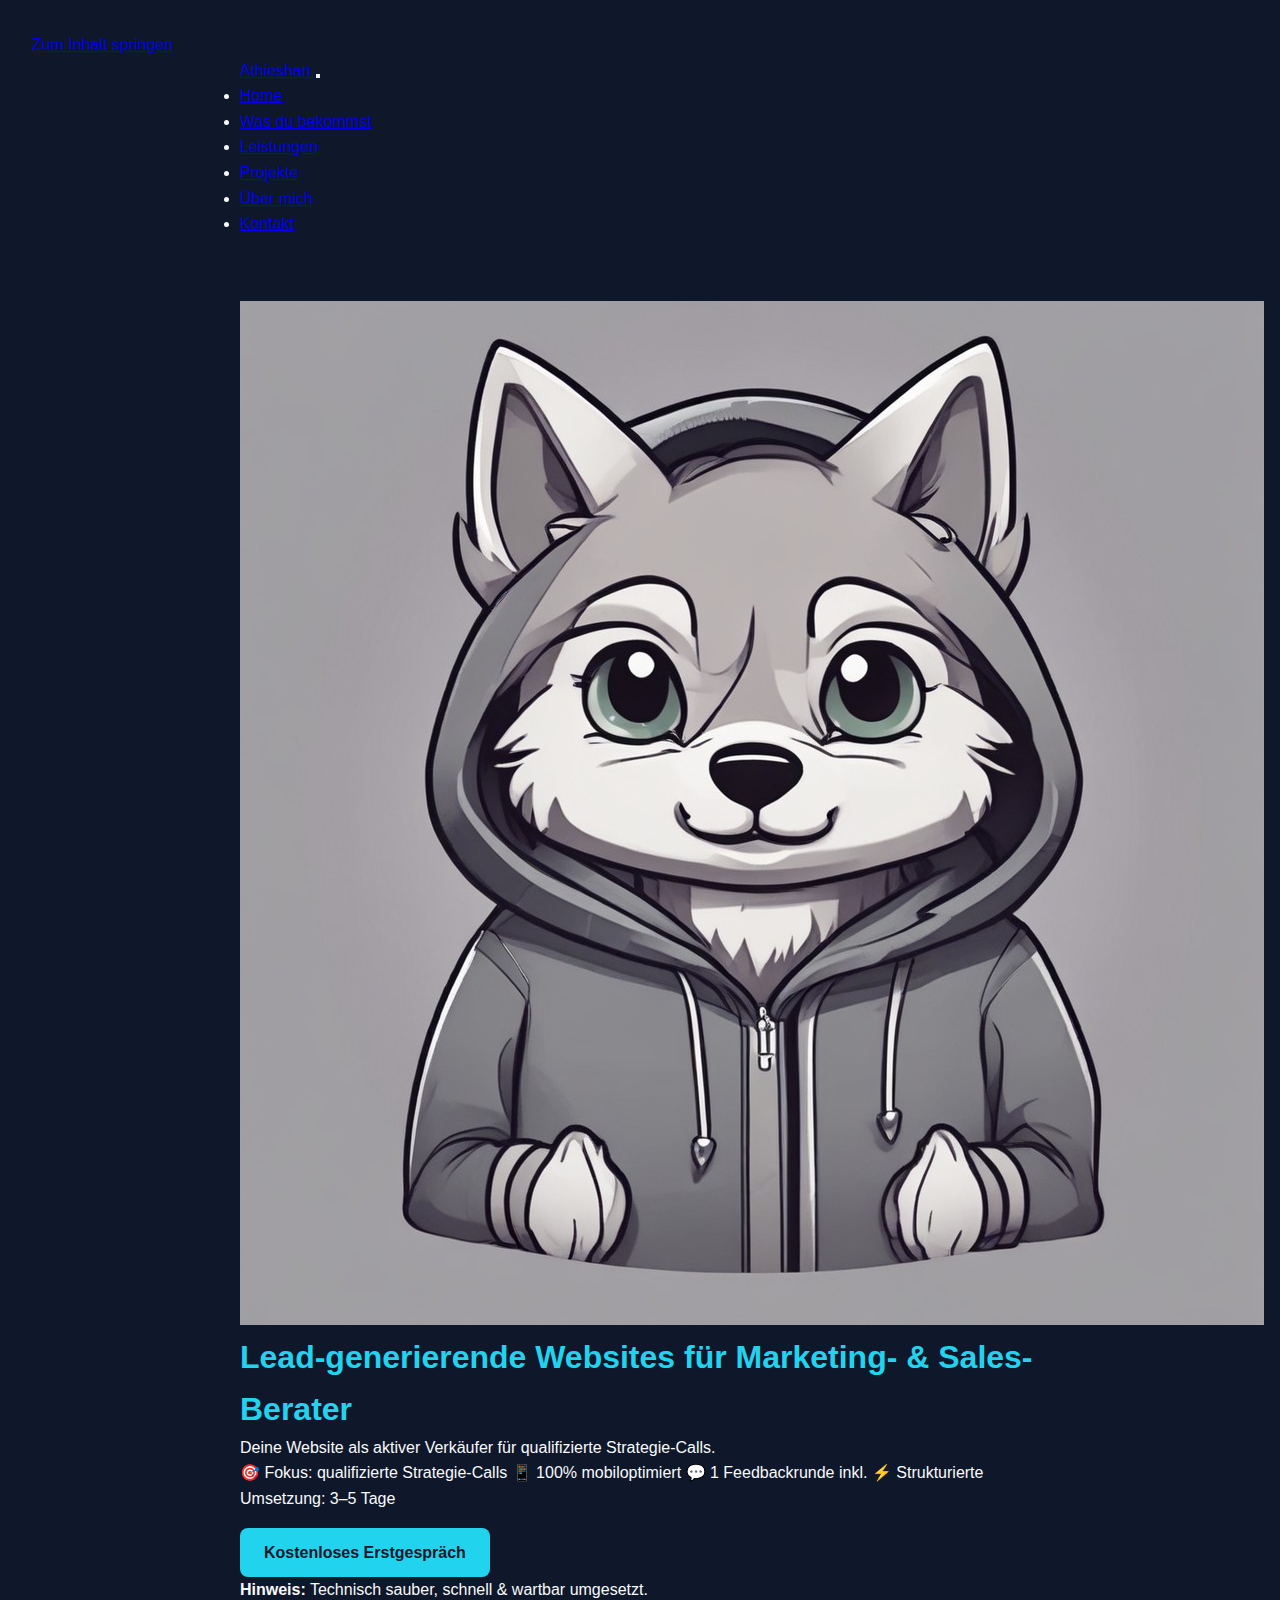
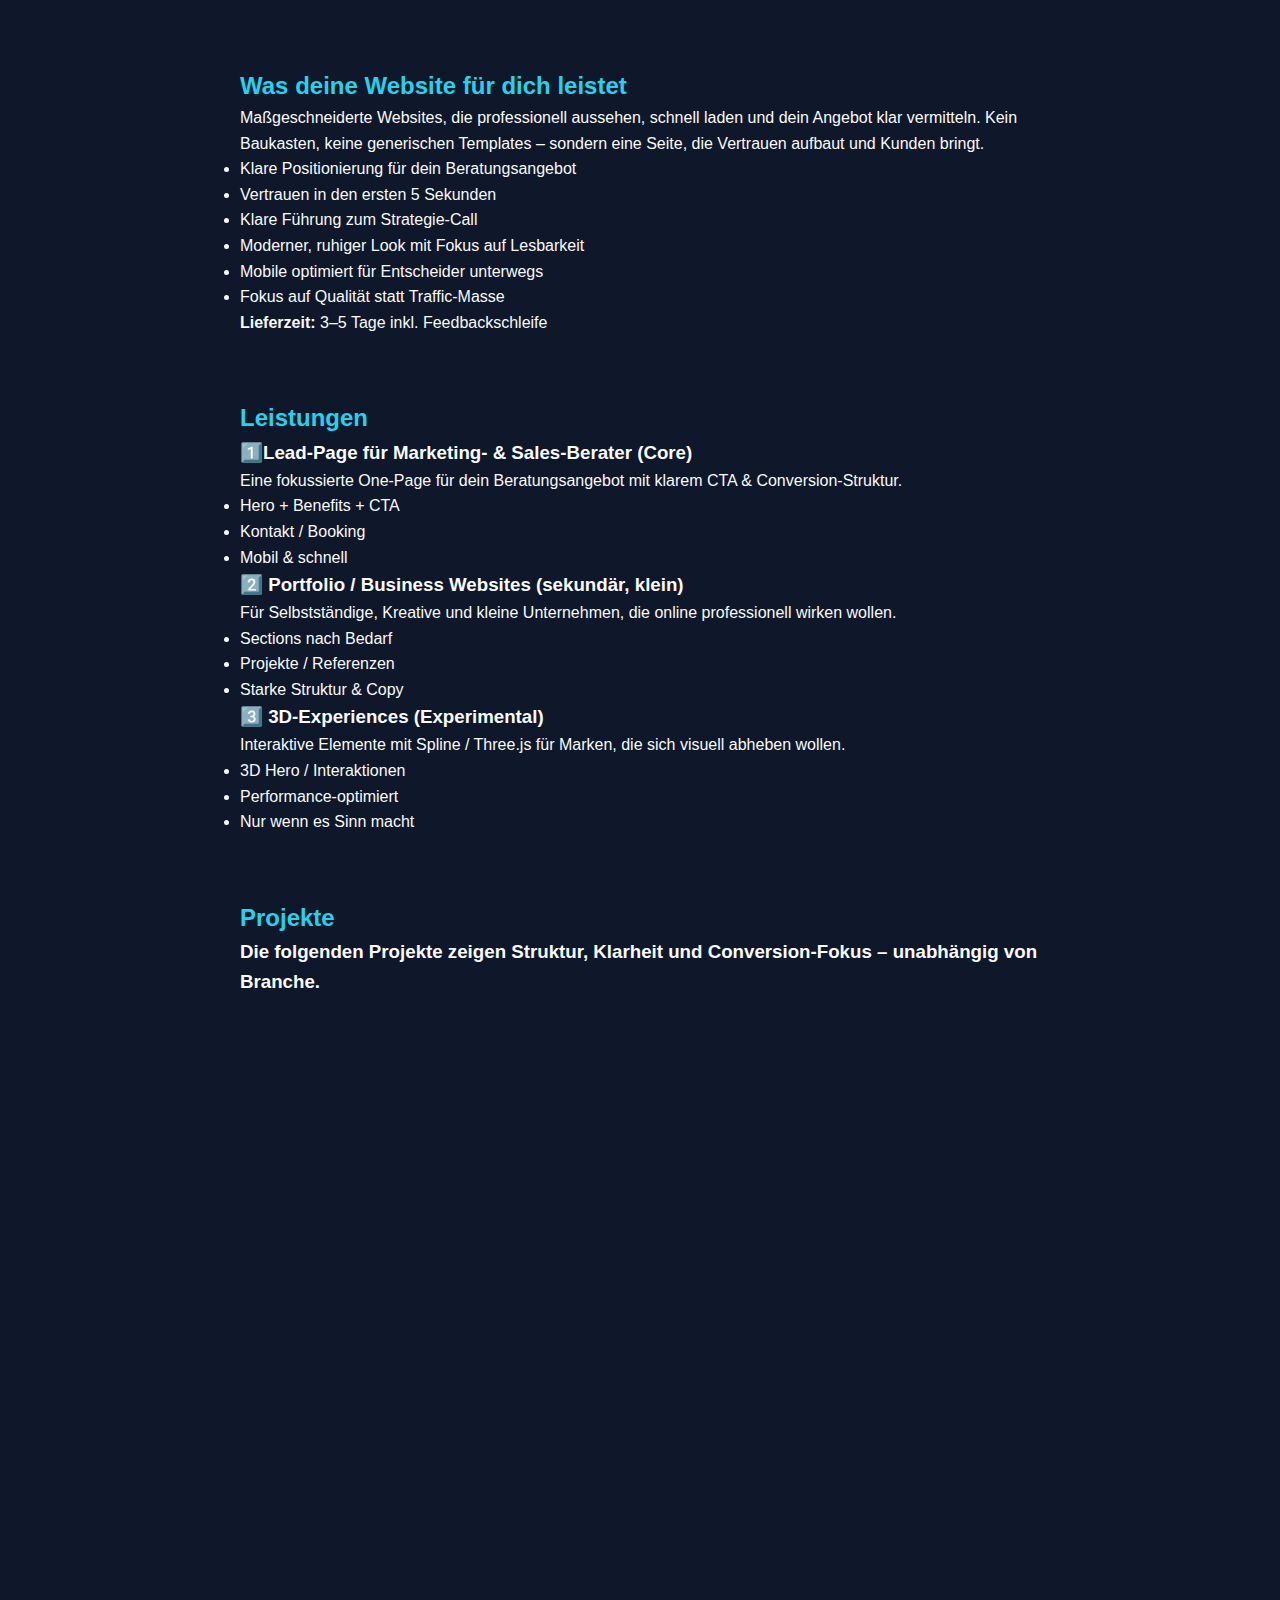
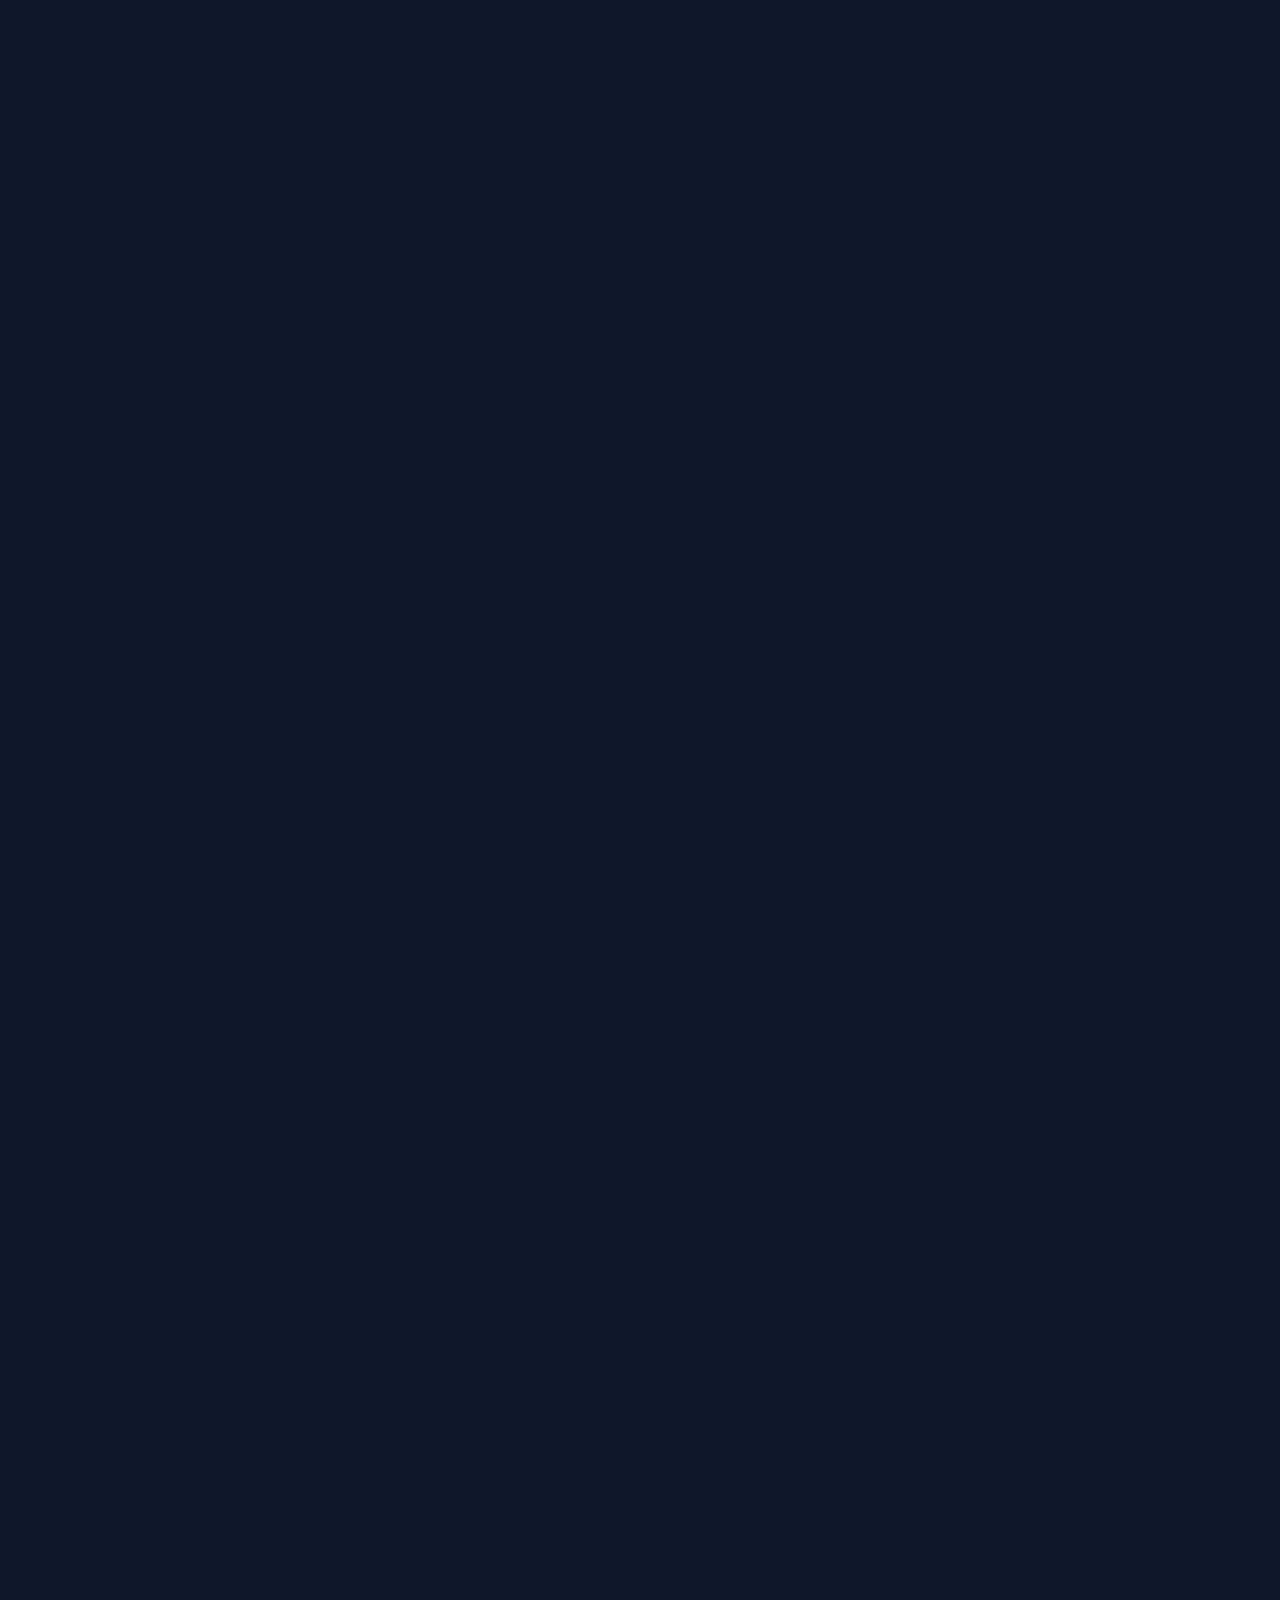
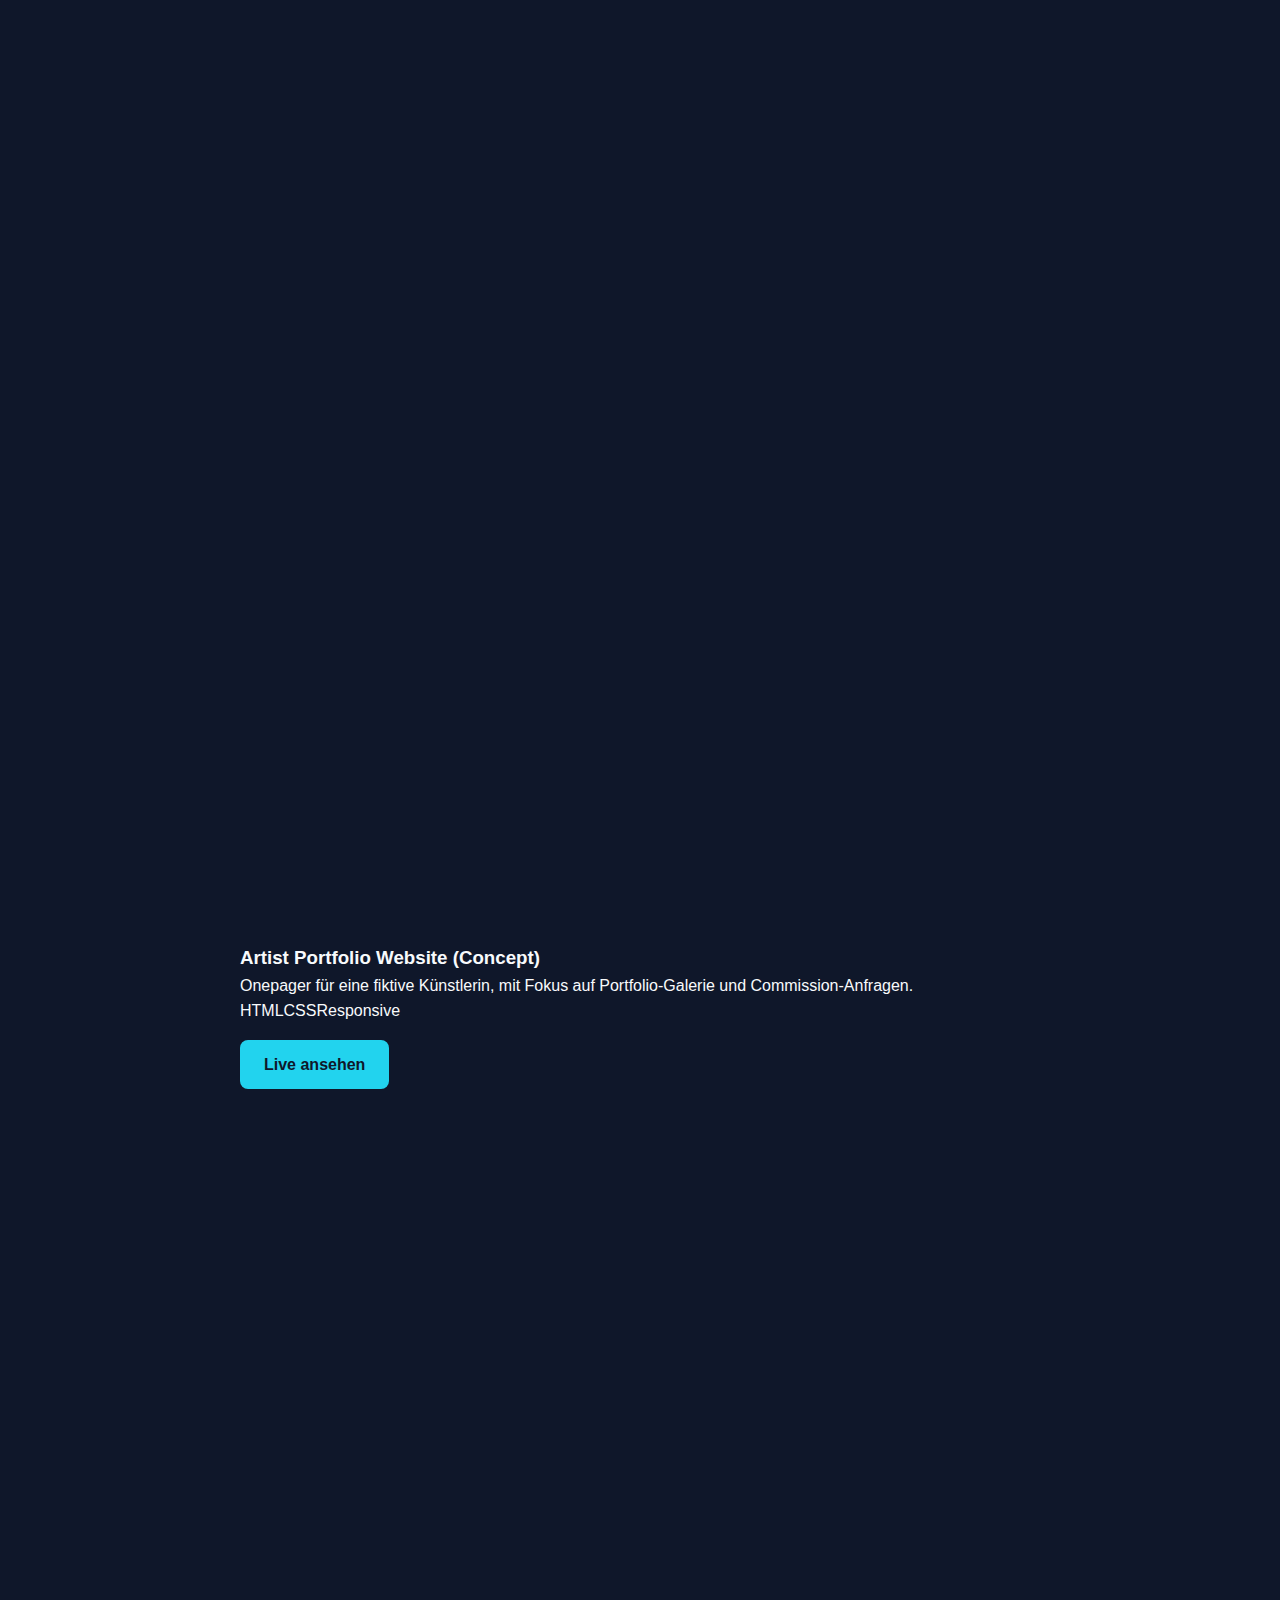
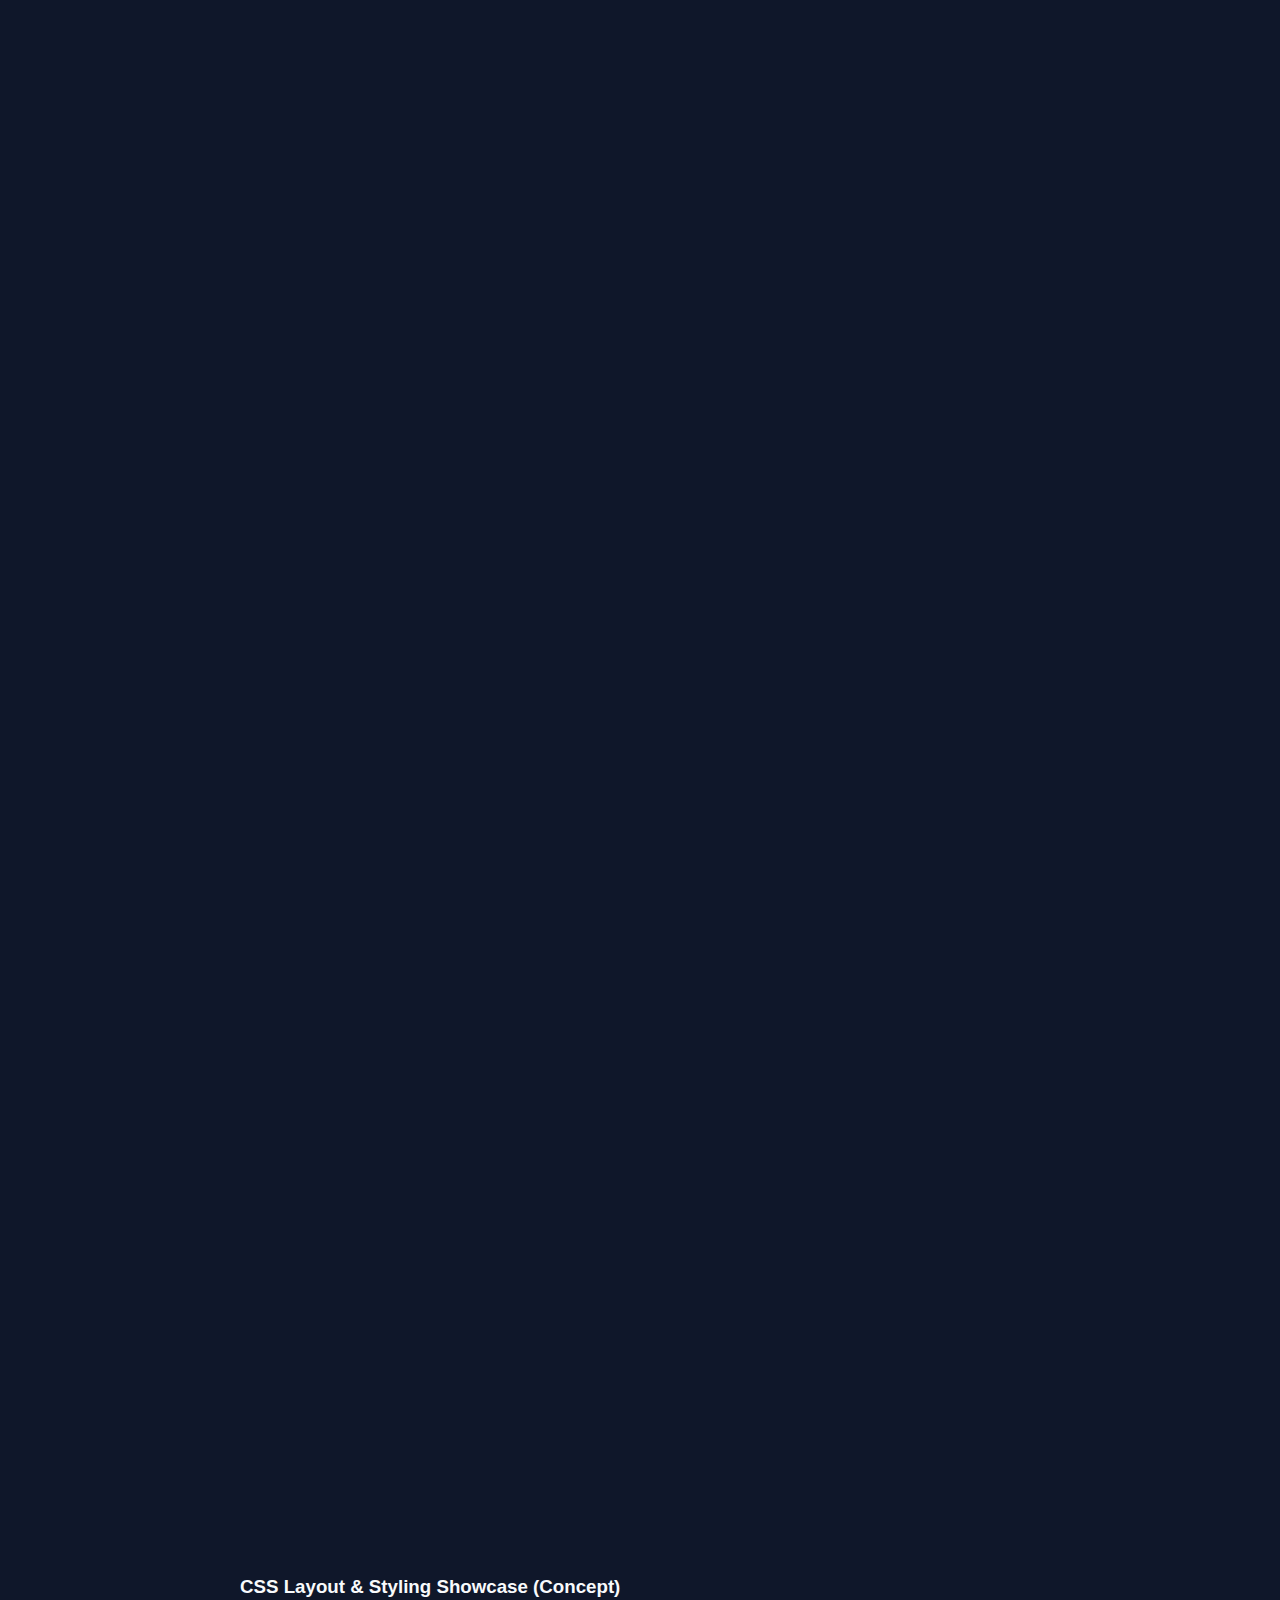
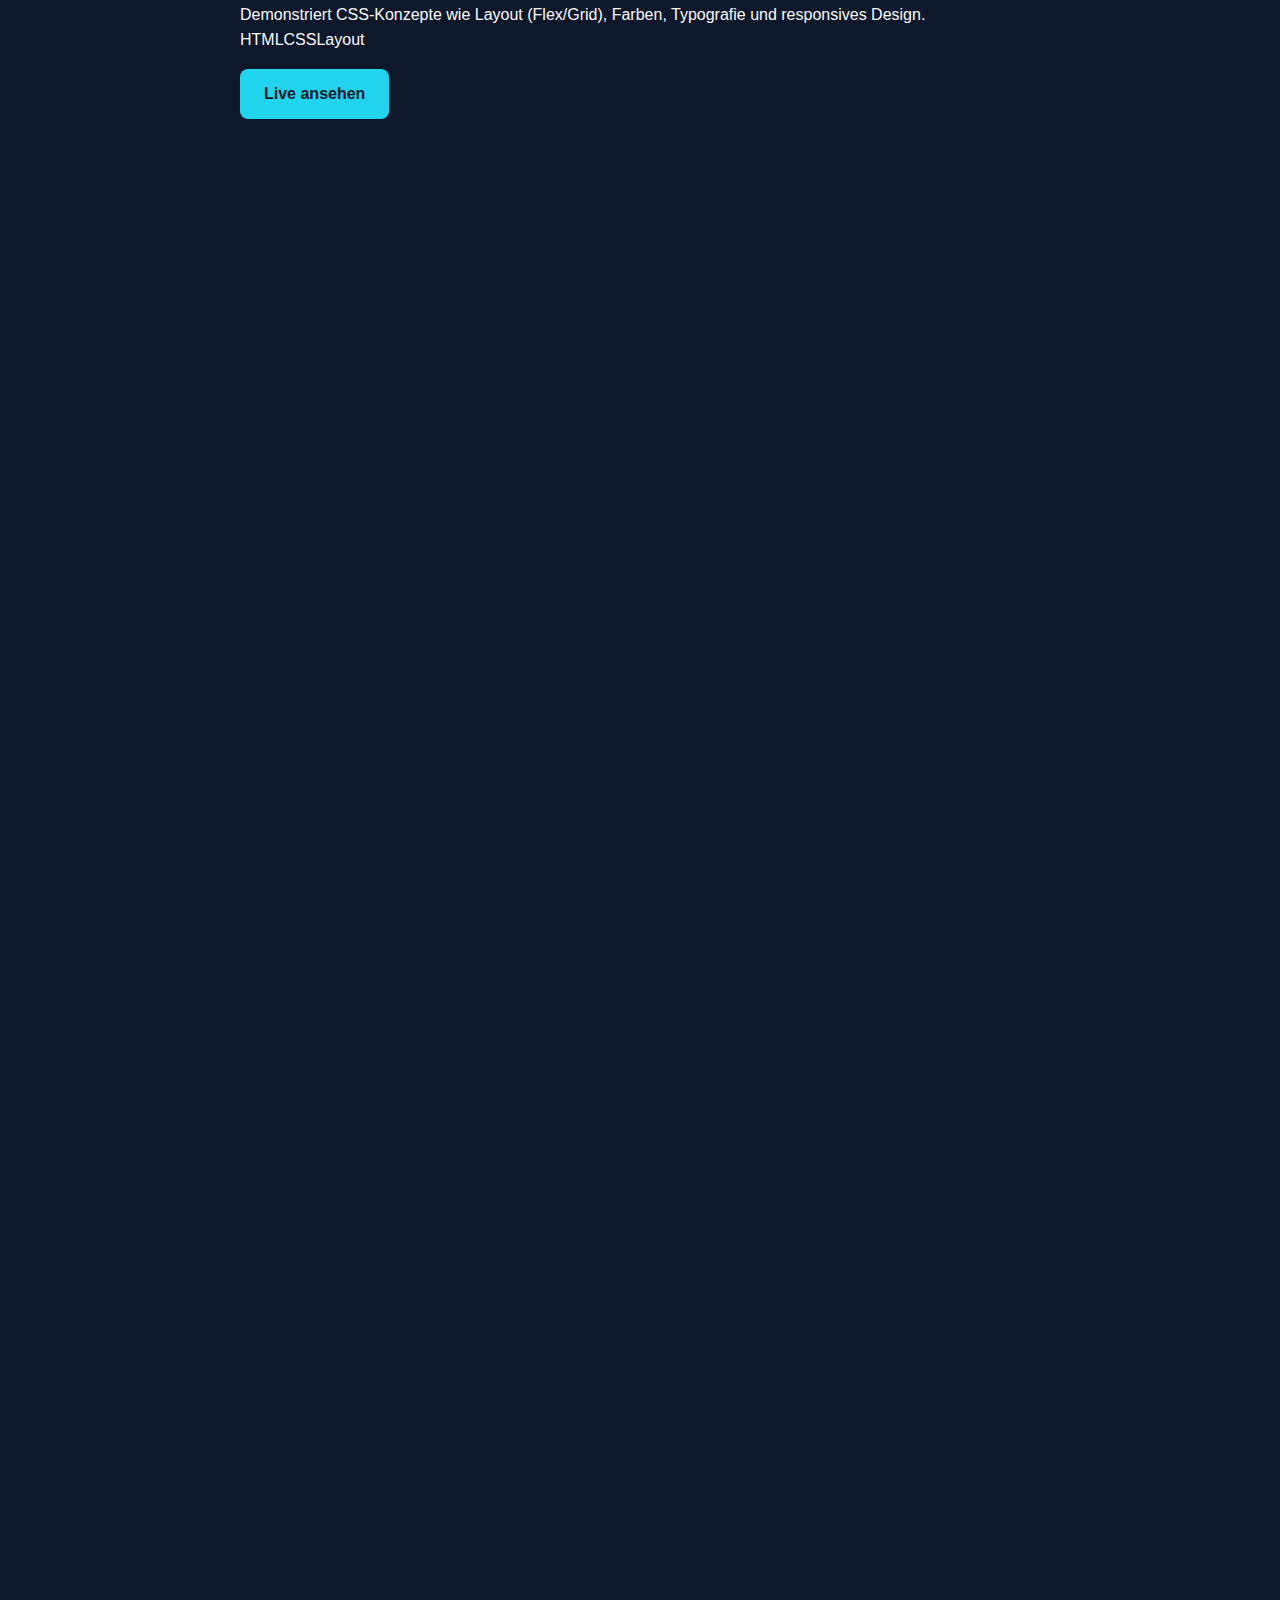
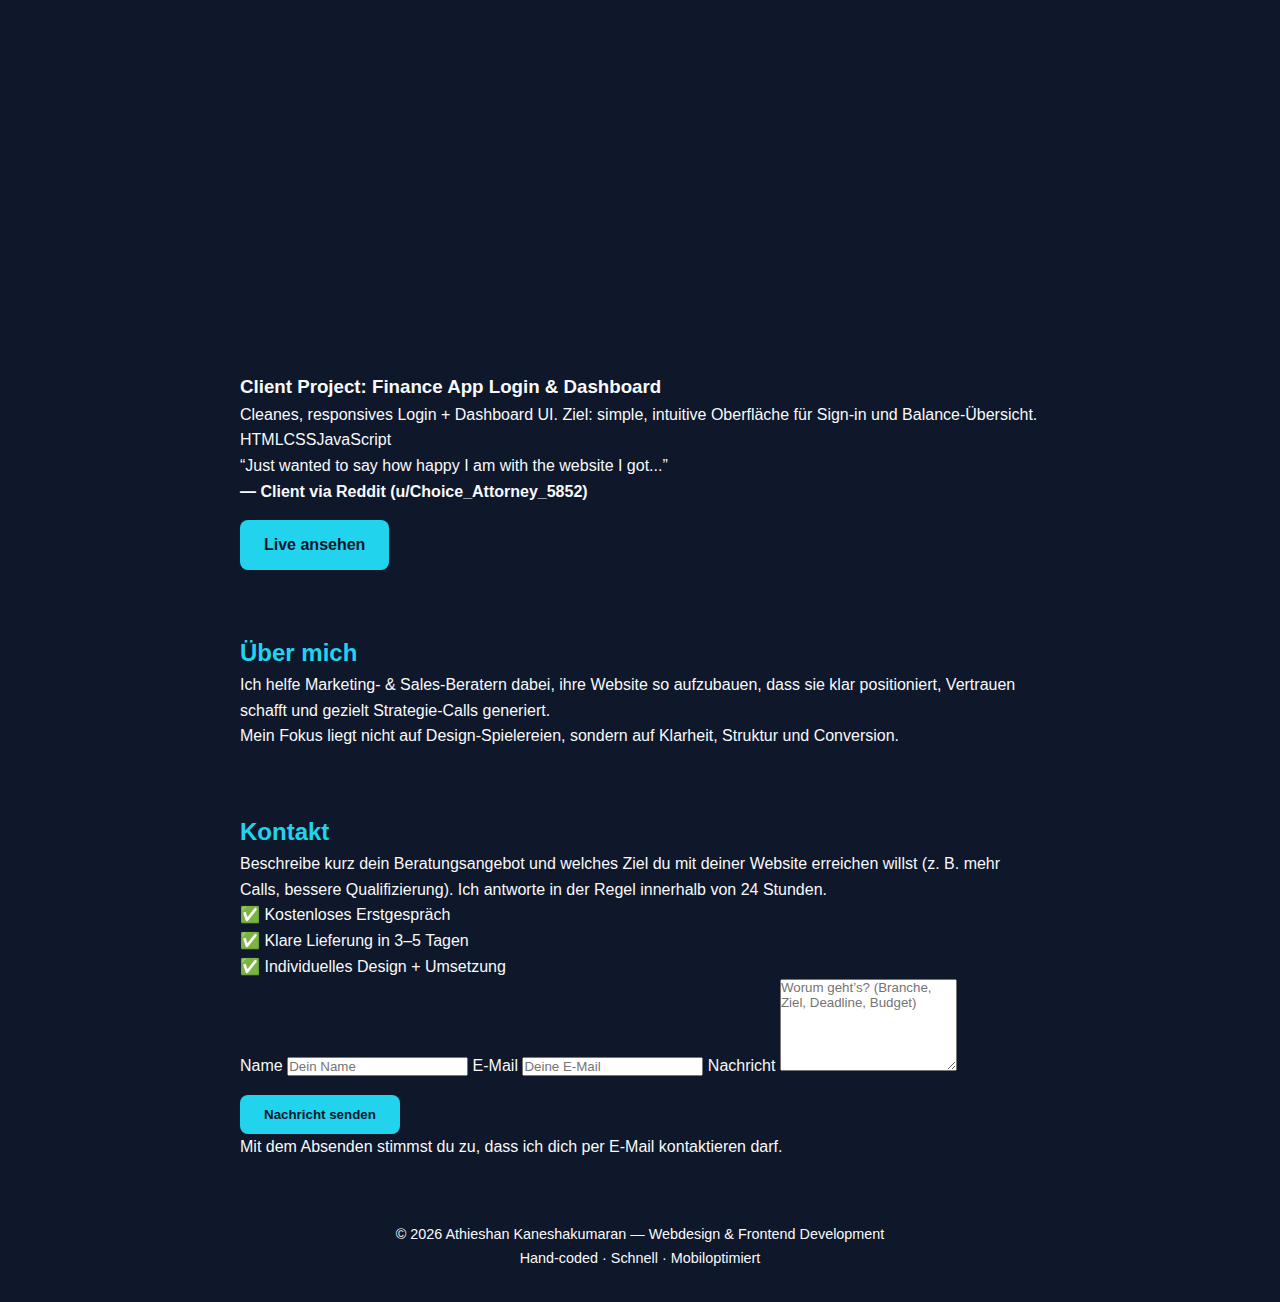
<file: index.html>
<!DOCTYPE html>
<html lang="de">
<head>
  <meta charset="UTF-8" />
  <meta name="viewport" content="width=device-width, initial-scale=1.0"/>

  <title>Athieshan | Webdesign & Frontend Development</title>

  <meta name="description" content="Moderne Onepager & Mini-Websites für Selbstständige und lokale Businesses – mobiloptimiert, schnell und individuell. Lieferung in 3–5 Tagen inkl. Feedbackrunde." />
  <meta name="theme-color" content="#111111" />

  <!-- Optional: Favicons / OG (wenn du die Dateien hast) -->
  <link rel="icon" href="images/favicon.png" />
  <meta property="og:title" content="Athieshan | Webdesign & Frontend Development" />
  <meta property="og:description" content="Deine neue Website in 72 Stunden. Klar. Modern. Individuell." />
  <meta property="og:image" content="images/og-image.png" />
  <meta property="og:type" content="website" />

  <link rel="stylesheet" href="style.css" />
</head>

<body>
  <a class="skip-link" href="#main">Zum Inhalt springen</a>

  <!-- Navigation -->
  <header class="site-header">
    <nav class="nav" aria-label="Hauptnavigation">
      <div class="nav-inner">
        <a class="brand" href="#hero" aria-label="Zur Startsektion">
          <span class="brand-dot" aria-hidden="true"></span>
          <span class="brand-text">Athieshan</span>
        </a>

        <button class="nav-toggle" type="button" aria-label="Menü öffnen" aria-expanded="false" aria-controls="nav-menu">
          <span class="nav-toggle-bar"></span>
          <span class="nav-toggle-bar"></span>
          <span class="nav-toggle-bar"></span>
        </button>

        <ul id="nav-menu" class="nav-links">
          <li><a href="#hero">Home</a></li>
          <li><a href="#packages">Was du bekommst</a></li>
          <li><a href="#services">Leistungen</a></li>
          <li><a href="#projects">Projekte</a></li>
          <li><a href="#about">Über mich</a></li>
          <li><a href="#contact">Kontakt</a></li>
        </ul>
      </div>
    </nav>
  </header>

  <main id="main">
    <!-- Hero -->
    <section id="hero" class="section hero">
      <div class="container hero-container">
        <div class="hero-left">
          <img src="images/wolf-avatar.png" alt="Athieshan Logo" class="avatar-logo" />

          <div class="hero-text">
            <h1>Lead-generierende Websites für Marketing- & Sales-Berater</h1>
            <p>
              Deine Website als aktiver Verkäufer für qualifizierte Strategie-Calls.
            </p>

            <div class="trust-chips" aria-label="Vorteile">
              <span>🎯 Fokus: qualifizierte Strategie-Calls</span>
              <span>📱 100% mobiloptimiert</span>
              <span>💬 1 Feedbackrunde inkl.</span>
              <span>⚡ Strukturierte Umsetzung: 3–5 Tage</span>
            </div>

            <div class="hero-cta">
              <a href="#contact" class="btn btn-primary">Kostenloses Erstgespräch</a>
            </div>

            <p class="hero-note">
              <strong>Hinweis:</strong> Technisch sauber, schnell & wartbar umgesetzt.
            </p>
          </div>
        </div>
      </div>
    </section>

    <!-- Packages -->
    <section id="packages" class="section">
      <div class="container card">
        <h2>Was deine Website für dich leistet</h2>
        <p class="muted">
          Maßgeschneiderte Websites, die professionell aussehen, schnell laden und dein Angebot klar vermitteln.
          Kein Baukasten, keine generischen Templates – sondern eine Seite, die Vertrauen aufbaut und Kunden bringt.
        </p>

        <ul class="checklist">
          <li>Klare Positionierung für dein Beratungsangebot</li>
          <li>Vertrauen in den ersten 5 Sekunden</li>
          <li>Klare Führung zum Strategie-Call</li>
          <li>Moderner, ruhiger Look mit Fokus auf Lesbarkeit</li>
          <li>Mobile optimiert für Entscheider unterwegs</li>
          <li>Fokus auf Qualität statt Traffic-Masse</li>
        </ul>

        <p class="meta">
          <strong>Lieferzeit:</strong> 3–5 Tage inkl. Feedbackschleife
        </p>
      </div>
    </section>

    <!-- Services -->
    <section id="services" class="section">
      <div class="container">
        <h2>Leistungen</h2>

        <div class="grid">
          <article class="service-card">
            <h3>1️⃣Lead-Page für Marketing- & Sales-Berater (Core)</h3>
            <p>Eine fokussierte One-Page für dein Beratungsangebot
              mit klarem CTA & Conversion-Struktur.
            </p>
            <ul class="mini-list">
              <li>Hero + Benefits + CTA</li>
              <li>Kontakt / Booking</li>
              <li>Mobil & schnell</li>
            </ul>
          </article>

          <article class="service-card">
            <h3>2️⃣ Portfolio / Business Websites (sekundär, klein)</h3>
            <p>Für Selbstständige, Kreative und kleine Unternehmen, die online professionell wirken wollen.</p>
            <ul class="mini-list">
              <li>Sections nach Bedarf</li>
              <li>Projekte / Referenzen</li>
              <li>Starke Struktur & Copy</li>
            </ul>
          </article>

          <article class="service-card">
            <h3>3️⃣ 3D-Experiences (Experimental)</h3>
            <p>Interaktive Elemente mit Spline / Three.js für Marken, die sich visuell abheben wollen.</p>
            <ul class="mini-list">
              <li>3D Hero / Interaktionen</li>
              <li>Performance-optimiert</li>
              <li>Nur wenn es Sinn macht</li>
            </ul>
          </article>
        </div>
      </div>
    </section>

    <!-- Projects -->
    <section id="projects" class="section">
      <div class="container">
        <h2>Projekte</h2>
        <h3>
          Die folgenden Projekte zeigen Struktur, Klarheit
          und Conversion-Fokus – unabhängig von Branche.
        </h3>
        <article class="project-card project-showcase">
          <img
            src="images/Artitst-Portfolio-Preview.png"
            alt="Vorschau: Artist Portfolio Website"
            class="project-thumb-large"
            loading="lazy"
            decoding="async"
          />
          <div class="project-text">
            <h3>Artist Portfolio Website (Concept)</h3>
            <p>Onepager für eine fiktive Künstlerin, mit Fokus auf Portfolio-Galerie und Commission-Anfragen.</p>
            <div class="tags">
              <span class="tag">HTML</span><span class="tag">CSS</span><span class="tag">Responsive</span>
            </div>
            <a class="btn btn-primary btn-sm" href="https://athieshankaneshakumaran.github.io/artist-portfolio/" target="_blank" rel="noopener">Live ansehen</a>
          </div>
        </article>

        <article class="project-card project-showcase">
          <img
            src="images/Css-FlexGrid-Preview.png"
            alt="Vorschau: CSS Showcase"
            class="project-thumb-large"
            loading="lazy"
            decoding="async"
          />
          <div class="project-text">
            <h3>CSS Layout & Styling Showcase (Concept)</h3>
            <p>Demonstriert CSS-Konzepte wie Layout (Flex/Grid), Farben, Typografie und responsives Design.</p>
            <div class="tags">
              <span class="tag">HTML</span><span class="tag">CSS</span><span class="tag">Layout</span>
            </div>
            <a class="btn btn-primary btn-sm" href="https://athieshankaneshakumaran.github.io/css-showcase/" target="_blank" rel="noopener">Live ansehen</a>
          </div>
        </article>

        <article class="project-card">
          <div class="finance-images">
            <img src="images/finance-login-preview.png" alt="Vorschau: Finance App Login" loading="lazy" decoding="async" />
            <img src="images/finance-dashboard-preview.png" alt="Vorschau: Finance App Dashboard" loading="lazy" decoding="async" />
          </div>

          <div class="project-text">
            <h3>Client Project: Finance App Login & Dashboard</h3>
            <p>
              Cleanes, responsives Login + Dashboard UI. Ziel: simple, intuitive Oberfläche für Sign-in und Balance-Übersicht.
            </p>

            <div class="tags">
              <span class="tag">HTML</span><span class="tag">CSS</span><span class="tag">JavaScript</span>
            </div>

            <blockquote class="testimonial">
              “Just wanted to say how happy I am with the website I got...”
              <br><strong>— Client via Reddit (u/Choice_Attorney_5852)</strong>
            </blockquote>

            <a class="btn btn-primary btn-sm" href="https://athieshankaneshakumaran.github.io/Finance-App-Login-Dashboard/" target="_blank" rel="noopener">Live ansehen</a>
          </div>
        </article>
      </div>
    </section>

    <!-- About -->
    <section id="about" class="section">
      <div class="container card">
        <h2>Über mich</h2>
        <p>
          Ich helfe Marketing- & Sales-Beratern dabei,
          ihre Website so aufzubauen,
          dass sie klar positioniert, Vertrauen schafft
          und gezielt Strategie-Calls generiert.
        </p>
        <p class="muted">
          Mein Fokus liegt nicht auf Design-Spielereien,
          sondern auf Klarheit, Struktur und Conversion.
        </p>
      </div>
    </section>

    <!-- Contact -->
    <section id="contact" class="section">
      <div class="container">
        <div class="contact-card">
          <div class="contact-left">
            <h2>Kontakt</h2>
            <p class="muted">
              Beschreibe kurz dein Beratungsangebot und welches Ziel du mit deiner Website erreichen willst (z. B. mehr Calls, bessere Qualifizierung). Ich antworte in der Regel innerhalb von 24 Stunden.
            </p>
            <div class="contact-points">
              <div class="contact-point">✅ Kostenloses Erstgespräch</div>
              <div class="contact-point">✅ Klare Lieferung in 3–5 Tagen</div>
              <div class="contact-point">✅ Individuelles Design + Umsetzung</div>
            </div>
          </div>

          <form id="contact-form" class="contact-form" action="https://formsubmit.co/athieshan.dev@gmail.com" method="POST">
            <input type="hidden" name="_captcha" value="false">
            <input type="hidden" name="_subject" value="Neue Website Anfrage">
            <input type="hidden" name="_template" value="table">

            <label class="sr-only" for="name">Name</label>
            <input id="name" type="text" name="name" placeholder="Dein Name" autocomplete="name" required>

            <label class="sr-only" for="email">E-Mail</label>
            <input id="email" type="email" name="email" placeholder="Deine E-Mail" autocomplete="email" required>

            <label class="sr-only" for="message">Nachricht</label>
            <textarea id="message" name="message" placeholder="Worum geht’s? (Branche, Ziel, Deadline, Budget)" rows="6" required></textarea>

            <button class="btn btn-primary" type="submit">Nachricht senden</button>
            <p id="form-status" class="form-status" role="status" aria-live="polite"></p>
            <p class="form-fineprint">Mit dem Absenden stimmst du zu, dass ich dich per E-Mail kontaktieren darf.</p>
          </form>
        </div>
      </div>
    </section>
  </main>

  <footer class="footer">
    <div class="container footer-inner">
      <p>© 2026 Athieshan Kaneshakumaran — Webdesign & Frontend Development</p>
      <p class="muted">Hand-coded · Schnell · Mobiloptimiert</p>
    </div>
  </footer>

  <script src="script.js"></script>
</body>
</html>
</file>
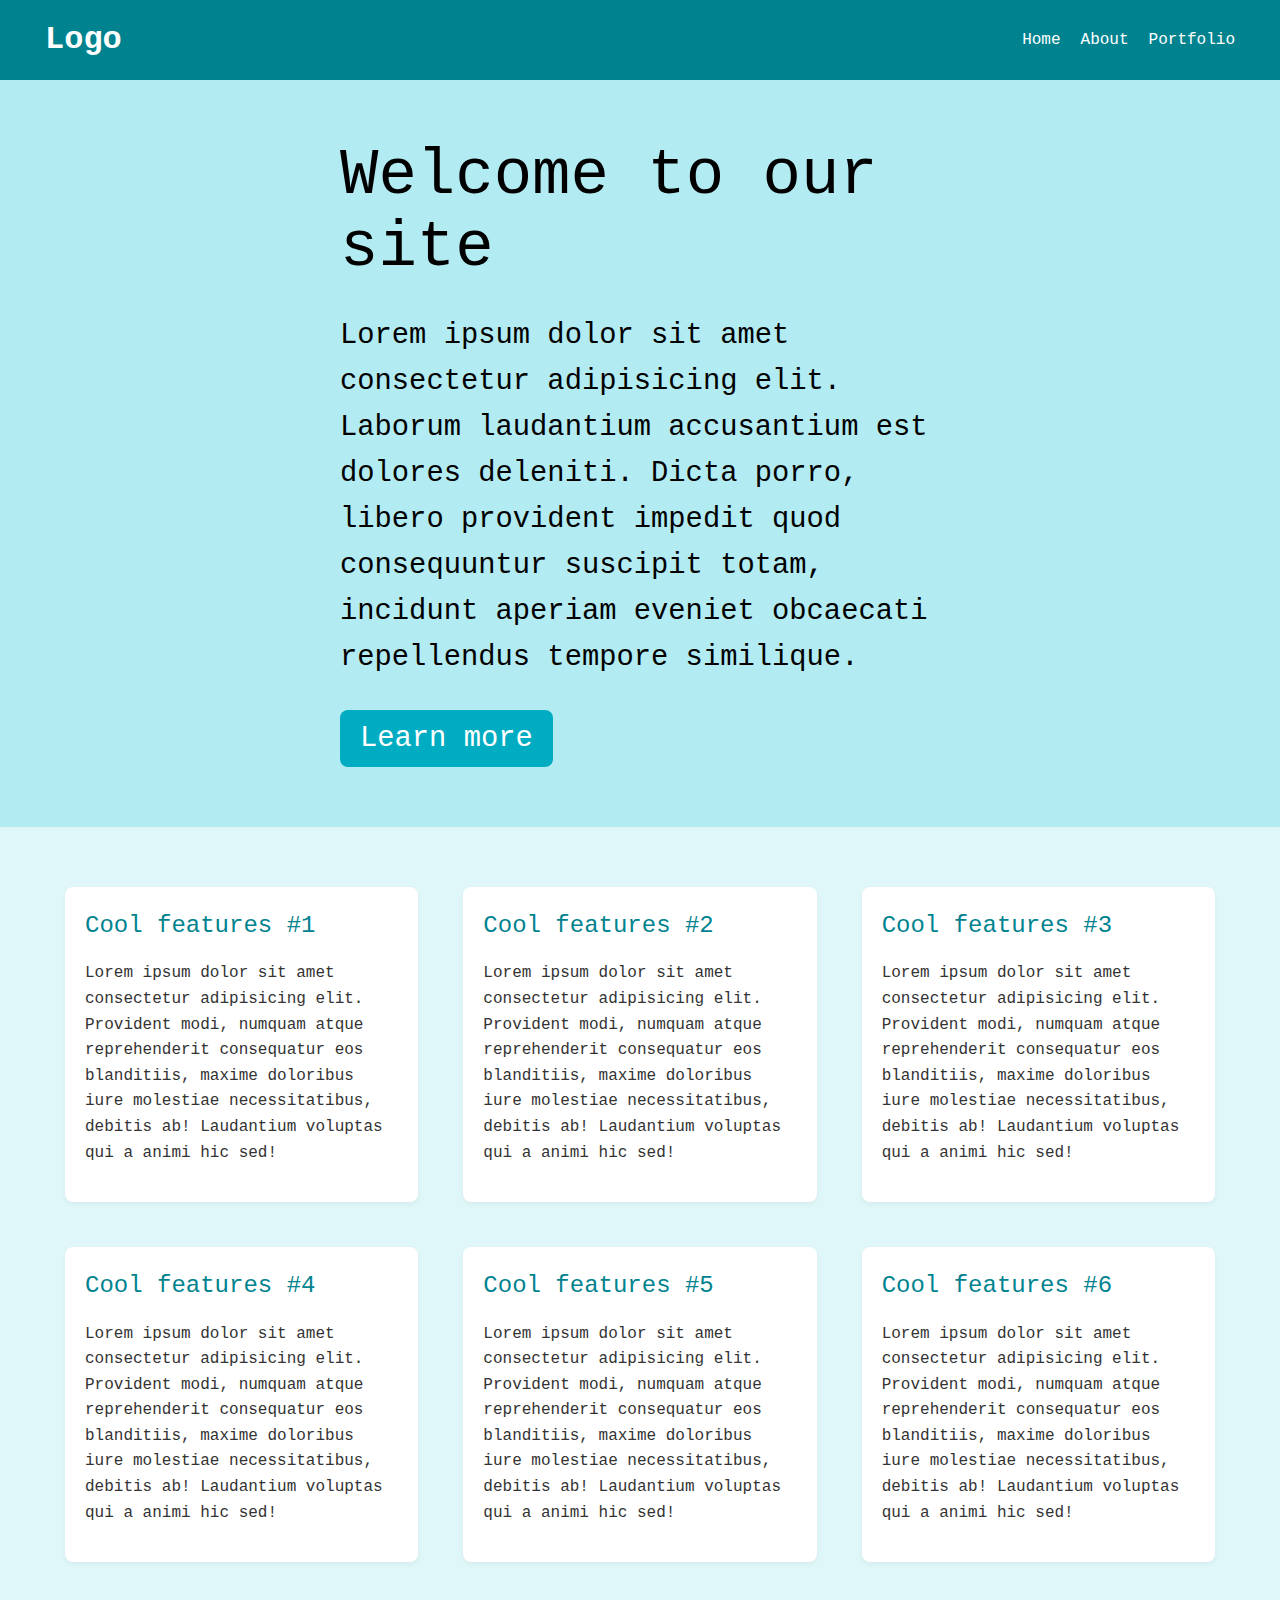
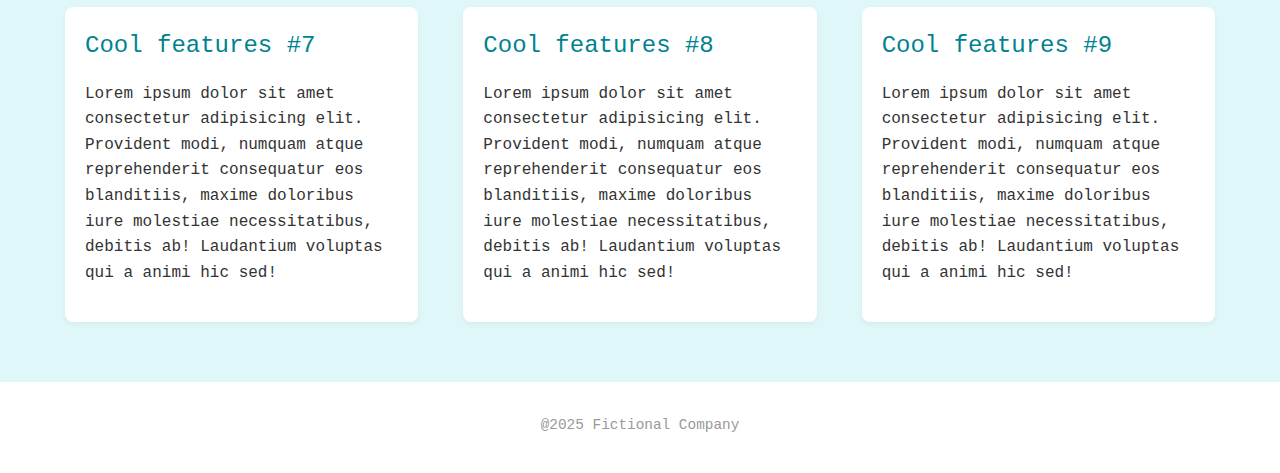
<file: Css/index.html>
<!DOCTYPE html>
<html lang="en">
    <head>
        <meta charset="UTF-8" />
        <meta name="viewport" content="width=device-width, initial-scale=1.0"/>
        <title>portfolio</title>
        <link rel="stylesheet" href="style.css" />
        <link rel="preconnect" href="https://fonts.googleapis.com">
        <link rel="preconnect" href="https://fonts.gstatic.com" crossorigin>
        <link href="https://fonts.googleapis.com/css2?family=Source+Code+Pro:ital,wght@0,200..900;1,200..900&display=swap" rel="stylesheet">

    </head>
    <body>
        <section>
            <div class="header">
                <h1>Logo</h1>
                <ul class="nav">
                    <li><a href="#">Home</a></li>
                    <li><a href="#">About</a></li>
                    <li><a href="#">Portfolio</a></li>
                </ul>
            </div>
        </section>
        <section>
            <div class="hero">
                <div class="hero-inner">
                    <h1>Welcome to our site</h1>
                    <p>Lorem ipsum dolor sit amet consectetur adipisicing elit. Laborum laudantium accusantium est dolores deleniti. Dicta porro, libero provident impedit quod consequuntur suscipit totam, incidunt aperiam eveniet obcaecati repellendus tempore similique.</p>
                    <a href="#" class="button">Learn more</a>
                </div>
            </div>
        </section>
        <section>
            <div class="features">
                <div class="features-inner">
                    <div class="features-item">
                        <h3>Cool features #1</h3>
                        <p>Lorem ipsum dolor sit amet consectetur adipisicing elit. Provident modi, numquam atque reprehenderit consequatur eos blanditiis, maxime doloribus iure molestiae necessitatibus, debitis ab! Laudantium voluptas qui a animi hic sed!</p>
                    </div>
                    <div class="features-item">
                        <h3>Cool features #2</h3>
                        <p>Lorem ipsum dolor sit amet consectetur adipisicing elit. Provident modi, numquam atque reprehenderit consequatur eos blanditiis, maxime doloribus iure molestiae necessitatibus, debitis ab! Laudantium voluptas qui a animi hic sed!</p>
                    </div>
                    <div class="features-item">
                        <h3>Cool features #3</h3>
                        <p>Lorem ipsum dolor sit amet consectetur adipisicing elit. Provident modi, numquam atque reprehenderit consequatur eos blanditiis, maxime doloribus iure molestiae necessitatibus, debitis ab! Laudantium voluptas qui a animi hic sed!</p>
                    </div>
                    <div class="features-item">
                        <h3>Cool features #4</h3>
                        <p>Lorem ipsum dolor sit amet consectetur adipisicing elit. Provident modi, numquam atque reprehenderit consequatur eos blanditiis, maxime doloribus iure molestiae necessitatibus, debitis ab! Laudantium voluptas qui a animi hic sed!</p>
                    </div>
                    <div class="features-item">
                        <h3>Cool features #5</h3>
                        <p>Lorem ipsum dolor sit amet consectetur adipisicing elit. Provident modi, numquam atque reprehenderit consequatur eos blanditiis, maxime doloribus iure molestiae necessitatibus, debitis ab! Laudantium voluptas qui a animi hic sed!</p>
                    </div>
                    <div class="features-item">
                        <h3>Cool features #6</h3>
                        <p>Lorem ipsum dolor sit amet consectetur adipisicing elit. Provident modi, numquam atque reprehenderit consequatur eos blanditiis, maxime doloribus iure molestiae necessitatibus, debitis ab! Laudantium voluptas qui a animi hic sed!</p>
                    </div>
                    <div class="features-item">
                        <h3>Cool features #7</h3>
                        <p>Lorem ipsum dolor sit amet consectetur adipisicing elit. Provident modi, numquam atque reprehenderit consequatur eos blanditiis, maxime doloribus iure molestiae necessitatibus, debitis ab! Laudantium voluptas qui a animi hic sed!</p>
                    </div>
                    <div class="features-item">
                        <h3>Cool features #8</h3>
                        <p>Lorem ipsum dolor sit amet consectetur adipisicing elit. Provident modi, numquam atque reprehenderit consequatur eos blanditiis, maxime doloribus iure molestiae necessitatibus, debitis ab! Laudantium voluptas qui a animi hic sed!</p>
                    </div>
                    <div class="features-item">
                        <h3>Cool features #9</h3>
                        <p>Lorem ipsum dolor sit amet consectetur adipisicing elit. Provident modi, numquam atque reprehenderit consequatur eos blanditiis, maxime doloribus iure molestiae necessitatibus, debitis ab! Laudantium voluptas qui a animi hic sed!</p>
                    </div>
                </div>
            </div>
        </section>
        <footer>
            <p>@2025 Fictional Company</p>
        </footer>
    </body>
</html>
</file>
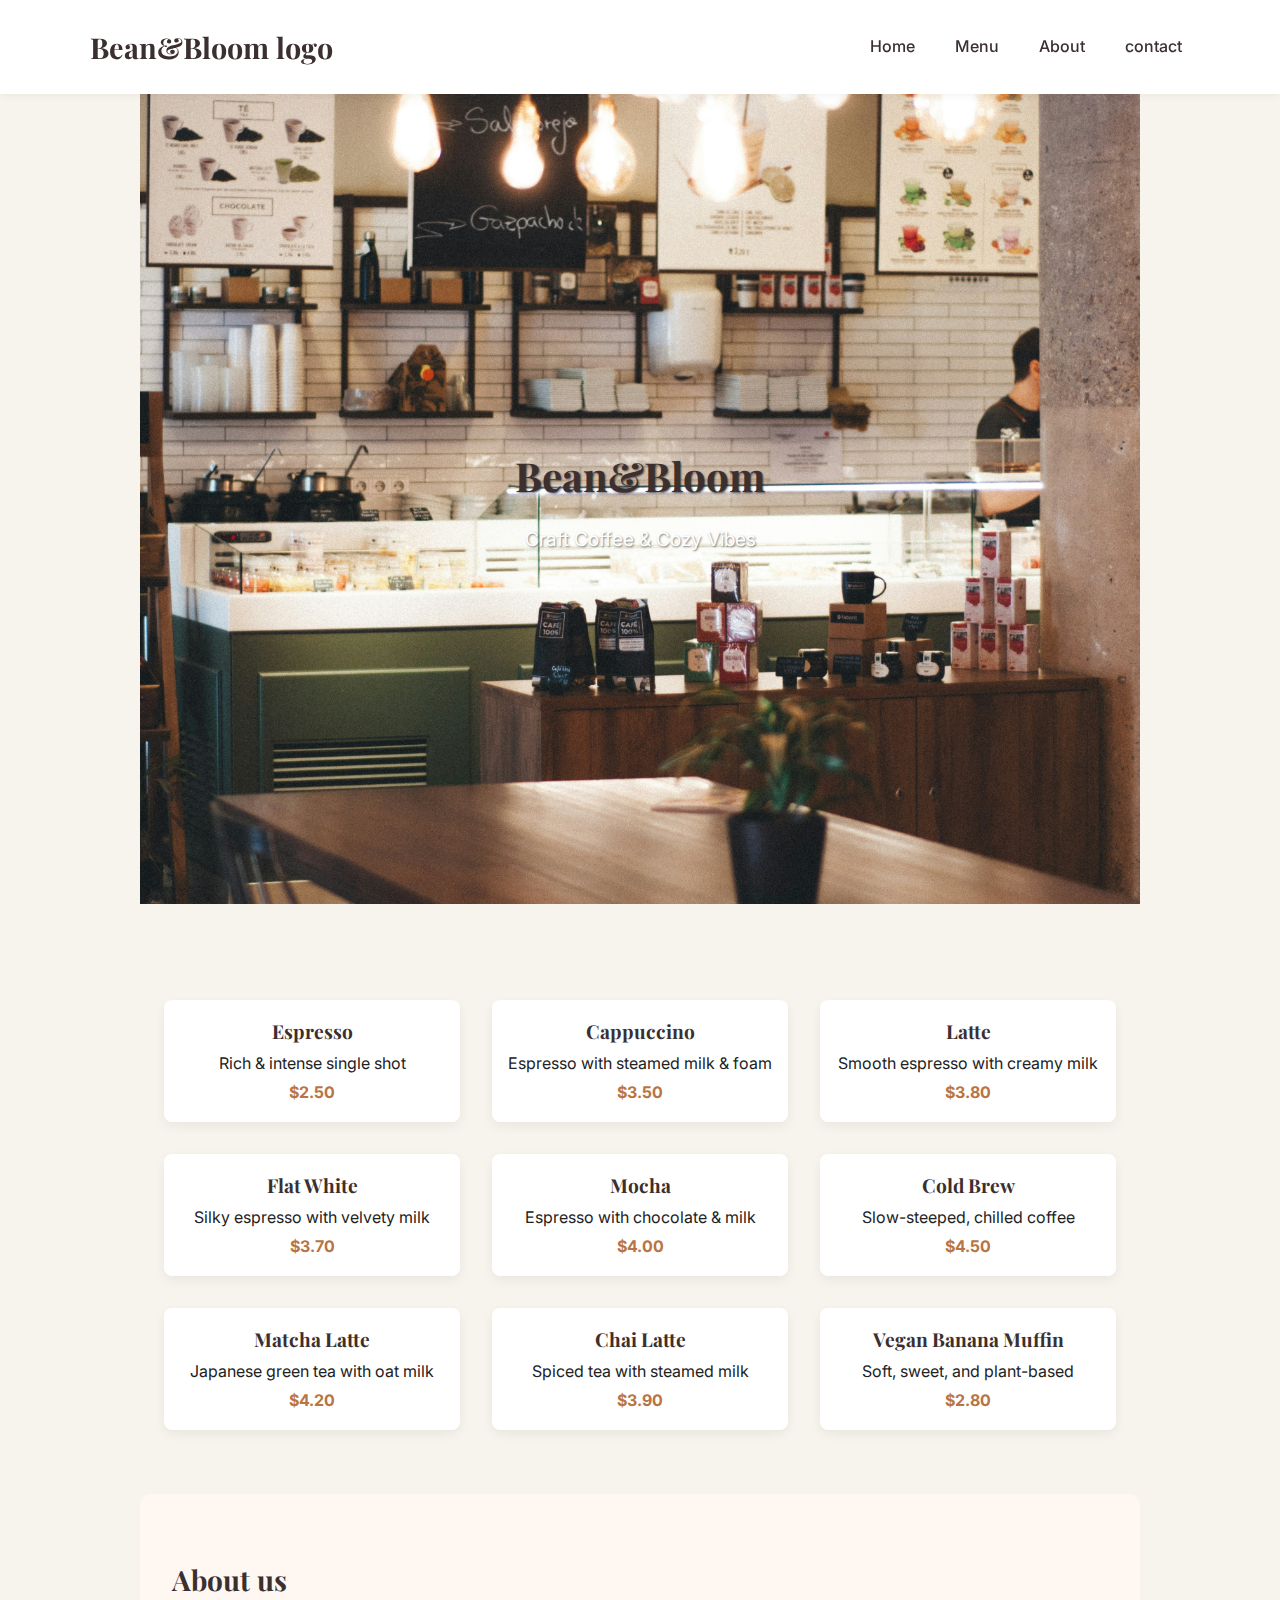
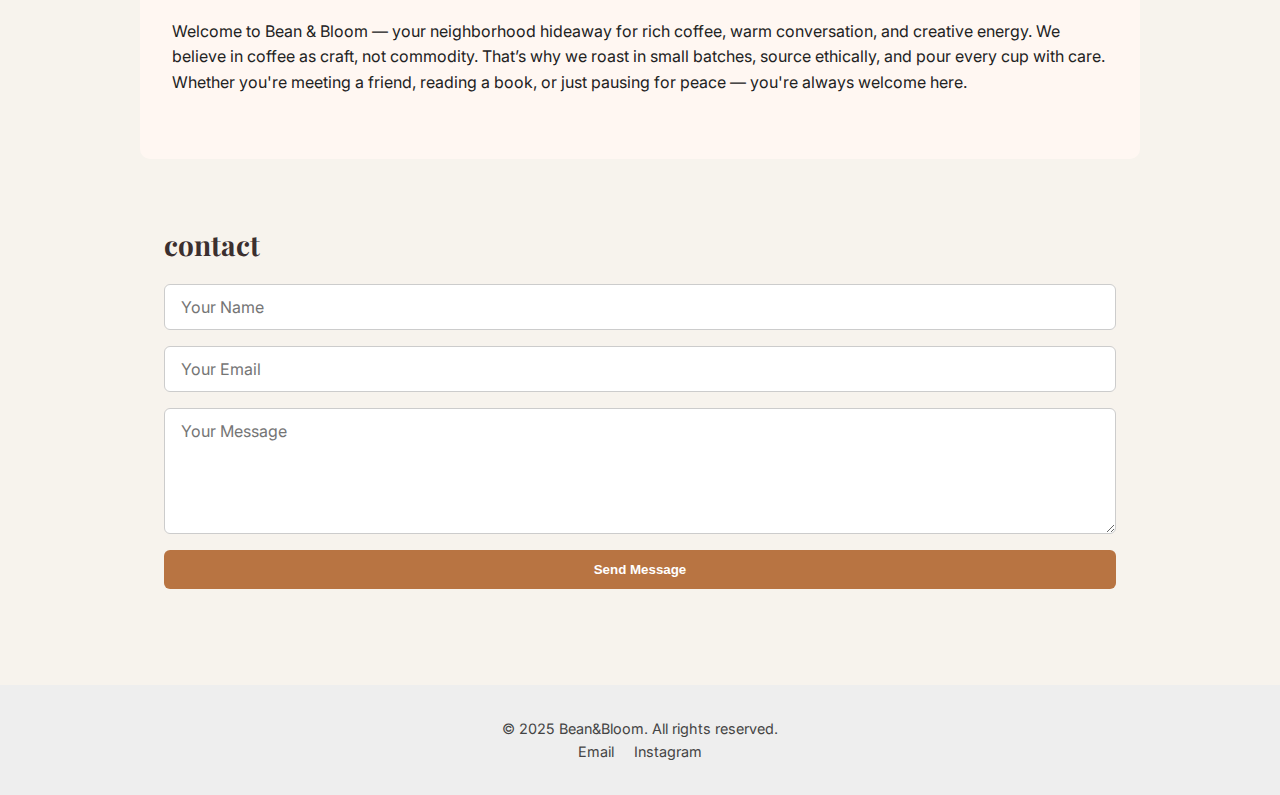
<file: project-2/index.html>
<!DOCTYPE html>
<html lang="en">
  <head>
    <title>Bean&Bloom</title>
    <meta charset="UTF-8">
    <meta name="viewport" content="width=device-width, initial-scale=1.0">
    <link href="style.css" rel="stylesheet">
    <link href="https://fonts.googleapis.com/css2?family=Inter:wght@400;600&family=Playfair+Display:wght@700&display=swap" rel="stylesheet">
  </head>
  <body>
    <header>
      <nav>
        <h1>Bean&Bloom logo</h1>
        <ul>
          <li><a href="#hero">Home</a></li>
          <li><a href="#menu">Menu</a></li>
          <li><a href="#about">About</a></li>
          <li><a href="#contact">contact</a></li>
        </ul>
      </nav>
    </header>
    <main>
    <section id="hero">
      <div class="hero-content">
        <h2>Bean&Bloom</h2>
        <p>Craft Coffee & Cozy Vibes</p>
      </div>
    </section>
    <section id="menu">
      <div class="menu-content">
        <div class="menu-grid">
          <div class="menu-item">
            <h3>Espresso</h3>
            <p>Rich & intense single shot</p>
            <span>$2.50</span>
          </div>
          <div class="menu-item">
            <h3>Cappuccino</h3>
            <p>Espresso with steamed milk & foam</p>
            <span>$3.50</span>
          </div>
          <div class="menu-item">
            <h3>Latte</h3>
            <p>Smooth espresso with creamy milk</p>
            <span>$3.80</span>
          </div>
          <div class="menu-item">
            <h3>Flat White</h3>
            <p>Silky espresso with velvety milk</p>
            <span>$3.70</span>
          </div>
          <div class="menu-item">
            <h3>Mocha</h3>
            <p>Espresso with chocolate & milk</p>
            <span>$4.00</span>
          </div>
          <div class="menu-item">
            <h3>Cold Brew</h3>
            <p>Slow-steeped, chilled coffee</p>
            <span>$4.50</span>
          </div>
          <div class="menu-item">
            <h3>Matcha Latte</h3>
            <p>Japanese green tea with oat milk</p>
            <span>$4.20</span>
          </div>
          <div class="menu-item">
            <h3>Chai Latte</h3>
            <p>Spiced tea with steamed milk</p>
            <span>$3.90</span>
          </div>
          <div class="menu-item">
            <h3>Vegan Banana Muffin</h3>
            <p>Soft, sweet, and plant-based</p>
            <span>$2.80</span>
          </div>
        </div>
      </div>
    </section>
    <section id="about">
      <div class="about-content">
        <h2>About us</h2>
        <p>
          Welcome to Bean & Bloom — your neighborhood hideaway for rich coffee, warm conversation, and creative energy.
          We believe in coffee as craft, not commodity. That’s why we roast in small batches, source ethically, and pour every cup with care.
          Whether you're meeting a friend, reading a book, or just pausing for peace — you're always welcome here.
        </p>
      </div>
    </section>
    <section id="contact">
      <div class="contact-content">
        <h2>contact</h2>
        <form>
          <input type="text" name="name" placeholder="Your Name" required>
          <input type="email" name="email" placeholder="Your Email" required>
          <textarea name="message" placeholder="Your Message" rows="5" required></textarea>
          <button type="submit">Send Message</button>
        </form>
      </div>
    </section>
  </main>
  <footer>
    <p>&copy; 2025 Bean&Bloom. All rights reserved.</p>
    <div class="footer-socials">
      <a href="mailto:Bean&Bloom@yourdomain.com">Email</a>
      <a href="https://instagram.com/yourhandle" target="_blank">Instagram</a>
    </div>
  </footer>
  </body>
</html>
</file>
<file: style.css>
* {
      margin: 0;
      padding: 0;
      box-sizing: border-box;
      font-family: 'Poppins', sans-serif;
    }
    body {
      background: #0f172a;
      color: #f8fafc;
      padding: 2rem;
      line-height: 1.6;
    }
    header, section {
      max-width: 800px;
      margin: 0 auto 4rem;
    }
    h1, h2 {
      color: #22d3ee;
    }
    .btn {
      background: #22d3ee;
      color: #0f172a;
      padding: 0.75rem 1.5rem;
      border: none;
      border-radius: 8px;
      font-weight: bold;
      text-decoration: none;
      display: inline-block;
      margin-top: 1rem;
    }
    .projects img {
      width: 100%;
      border-radius: 10px;
      margin-bottom: 1rem;
    }
    .project {
      margin-bottom: 2rem;
    }
    footer {
      text-align: center;
      margin-top: 4rem;
      font-size: 0.9rem;
    }
</file>
<file: Css/style.css>
body{
    margin: 0;
    font-family: "Source Sans Pro",monospace;
}

.header{
    background-color: #00838F;
    color: #fff;
    display:  flex;
    justify-content: space-between;
    align-items: center;
    padding:0 45px; 
    flex-wrap: wrap;
}

.nav a{
    color: #fff;
    text-decoration: none;
    display: block;
    transition: all 0.3s ease-out;
}

.nav a:hover{
    color: #B2EBF2;
    transform: rotate(6deg);
}

.nav{
    margin: 0;
    padding: 0;
    list-style: none;
    display:  flex;
}

.nav li{
    margin-left: 20px;
}

.hero{
    background-color:#B2EBF2;
    padding: 60px 45px;
    display: flex;
    justify-content: center;
}

.hero-inner{
    max-width: 600px;
}

.hero h1{
    font-weight: normal;
    font-size: 4rem;
    margin: 0;
}

.hero p{
    font-size: 1.8rem;
    line-height: 1.6;
}

.button{
    background-color: #00ACC1;
    color: #fff;
    text-decoration: none;
    padding: 12px 20px;
    border-radius: 8px;
    font-size: 1.8rem;
    display: inline-block;
}

.features{
    background-color: #E0F7FA;
    padding: 60px 45px;
}

.features-inner{
    max-width: 1200px;
    margin: 0 auto;
    padding: 0 20px;
    display: grid;
    grid-template-columns: repeat(auto-fit,minmax(300px,1fr));
    grid-column-gap: 45px;
    grid-row-gap: 45px;
}

.features-item h3 {
    color: #00838F;
    font-size: 1.5rem;
    font-weight: normal;
    margin: 0;
}

.features-item{
    margin: 0;
    line-height: 1.6;
    color: #333;
    background-color: white;
    padding: 20px;
    border-radius: 8px;
    box-shadow: 0 2px 5px rgba(0,0,0,0.05);
    transition: transform 0.2s ease;
}

.features-item:hover {
    transform: translateY(-5px) scale(1.02);
    box-shadow: 0 6px 15px rgba(0,0,0,0.1);
}

footer{
    text-align: center;
    padding: 20px 0;
    color: #999;
    font-size: .9rem;
}
</file>
<file: project-2/style.css>
/* Reset + Base Styles */
* {
  margin: 0;
  padding: 0;
  box-sizing: border-box;
}

body {
  background: #f7f3ed;
  color: #222;
  font-family: 'Inter', sans-serif;
  line-height: 1.6;
  font-size: 1rem;
}

/* Typography */
h1, h2, h3 {
  font-family: 'Playfair Display', serif;
  color: #3b2f2f;
}

h1 {
  font-size: 2rem;
}

h2 {
  font-size: 1.75rem;
  margin-bottom: 1rem;
}

h3 {
  font-size: 1.2rem;
  margin-bottom: 0.25rem;
}

/* Header */
header {
  background: #fff;
  padding: 1.5rem 2rem;
  box-shadow: 0 2px 8px rgba(0,0,0,0.05);
  position: sticky;
  top: 0;
  z-index: 1000;
}

nav {
  display: flex;
  justify-content: space-between;
  align-items: center;
  max-width: 1100px;
  margin: 0 auto;
}

nav h1 {
  font-size: 1.8rem;
  font-weight: bold;
}

nav ul {
  display: flex;
  gap: 1.5rem;
  list-style: none;
}

nav a {
  text-decoration: none;
  color: #3b2f2f;
  font-weight: 500;
  padding: 0.25rem 0.5rem;
}

nav a:hover {
  color: #b87442;
}

/* Section Layout */
section {
  padding: 4rem 1.5rem;
  max-width: 1000px;
  margin: 0 auto;
}

/* Hero Section */
#hero {
  background-image: url('images/kaffe2.jpg');
  background-size: cover;       /* Scales the image to fill the container */
  background-position: center;  /* Centers the image */
  background-repeat: no-repeat; /* Prevents repeating the image */
  min-height: 90vh;
  display: flex;
  align-items: center;
  justify-content: center;
  text-align: center;
  color: #fff;
}

.hero-content h2 {
  font-size: 2.5rem;
  text-shadow: 1px 1px 2px rgba(0,0,0,0.6);
}

.hero-content p {
  font-size: 1.2rem;
  margin-top: 0.5rem;
  text-shadow: 1px 1px 2px rgba(0,0,0,0.5);
}

/* Menu Section */
.menu-grid {
  display: grid;
  grid-template-columns: repeat(auto-fit, minmax(240px, 1fr));
  gap: 2rem;
  margin-top: 2rem;
}

.menu-item {
  background: #fff;
  border-radius: 8px;
  padding: 1rem;
  box-shadow: 0 4px 12px rgba(0,0,0,0.06);
  text-align: center;
}

.menu-item span {
  display: block;
  margin-top: 0.25rem;
  color: #b87442;
  font-weight: bold;
}

/* About Section */
#about {
  background: #fff7f2;
  border-radius: 10px;
  padding: 4rem 2rem;
}

/* Contact Section */
form {
  display: flex;
  flex-direction: column;
  gap: 1rem;
  margin-top: 1rem;
}

form input,
form textarea {
  padding: 0.75rem 1rem;
  border: 1px solid #ccc;
  border-radius: 6px;
  font-size: 1rem;
  font-family: inherit;
}

button {
  background: #b87442;
  color: #fff;
  border: none;
  padding: 0.75rem 1.2rem;
  border-radius: 6px;
  cursor: pointer;
  font-weight: bold;
  transition: background 0.3s ease;
}

button:hover {
  background: #935c2e;
}

/* Footer */
footer {
  background: #eee;
  text-align: center;
  padding: 2rem 1rem;
  font-size: 0.9rem;
  color: #444;
  margin-top: 2rem;
}

.footer-socials a {
  margin: 0 0.5rem;
  color: #444;
  text-decoration: none;
}

.footer-socials a:hover {
  color: #b87442;
}

/* Responsive tweaks */
@media (max-width: 768px) {
  nav ul {
    flex-direction: column;
    gap: 0.75rem;
    text-align: right;
  }

  #hero {
    padding: 2rem 1rem;
    min-height: 60vh;
  }

  .hero-content h2 {
    font-size: 2rem;
  }

  .menu-grid {
    grid-template-columns: 1fr;
  }
}
</file>
